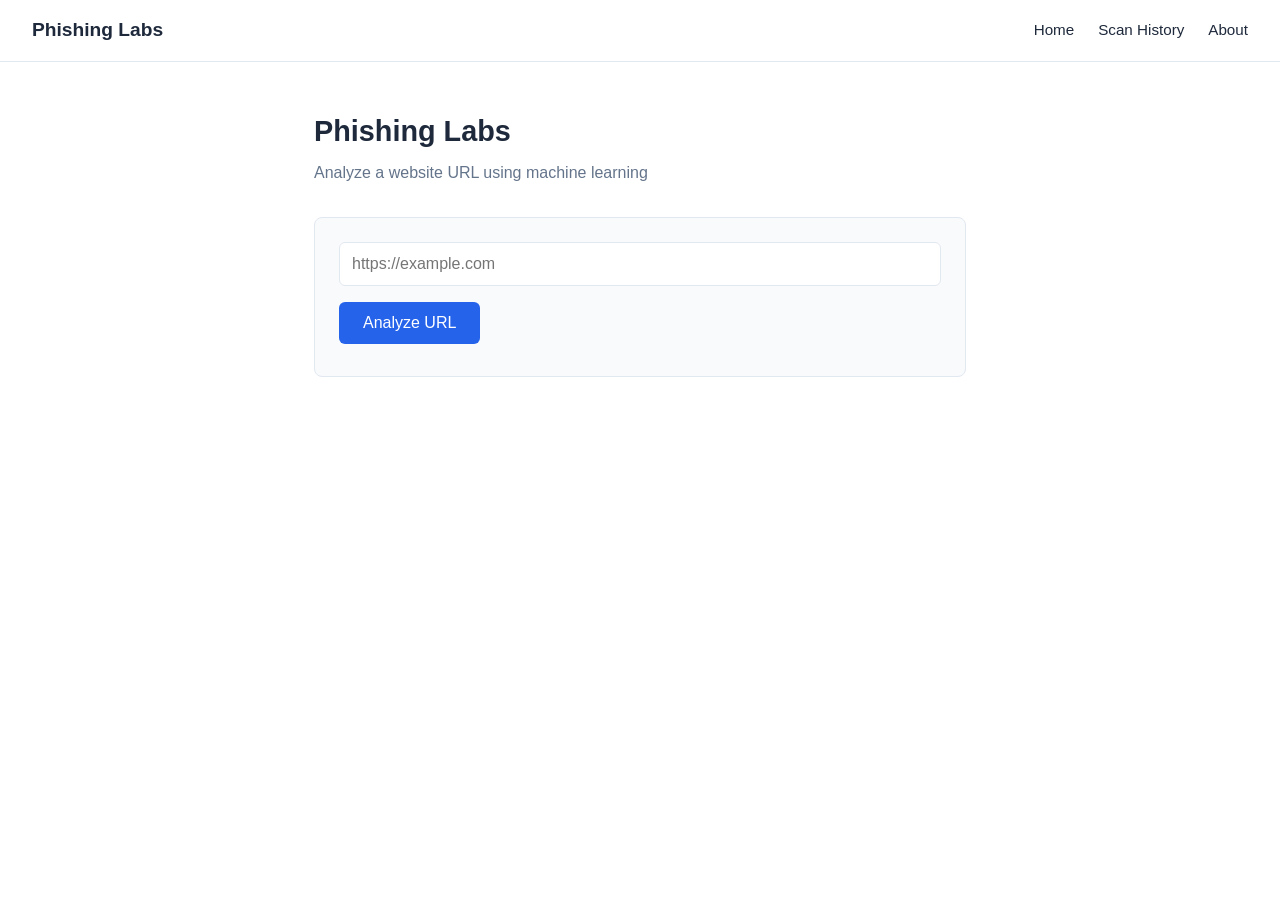
<file: frontend/index.html>
<!DOCTYPE html>
<html lang="en">
<head>
  <meta charset="UTF-8">
  <title>Phishing Labs</title>
  <link rel="stylesheet" href="style.css">
</head>
<body>
  <nav>
    <div class="brand">Phishing Labs</div>
    <a href="index.html">Home</a>
    <a href="history.html">Scan History</a>
    <a href="about.html">About</a>
  </nav>

  <main>
    <h1>Phishing Labs</h1>
    <p class="subtitle">Analyze a website URL using machine learning</p>

    <div class="card">
      <form id="scan-form">
        <input type="text" id="url-input" placeholder="https://example.com" required>
        <button type="submit">Analyze URL</button>
      </form>
      <p id="scan-error" class="error"></p>
    </div>
  </main>

  <script src="script.js"></script>
</body>
</html>
</file>
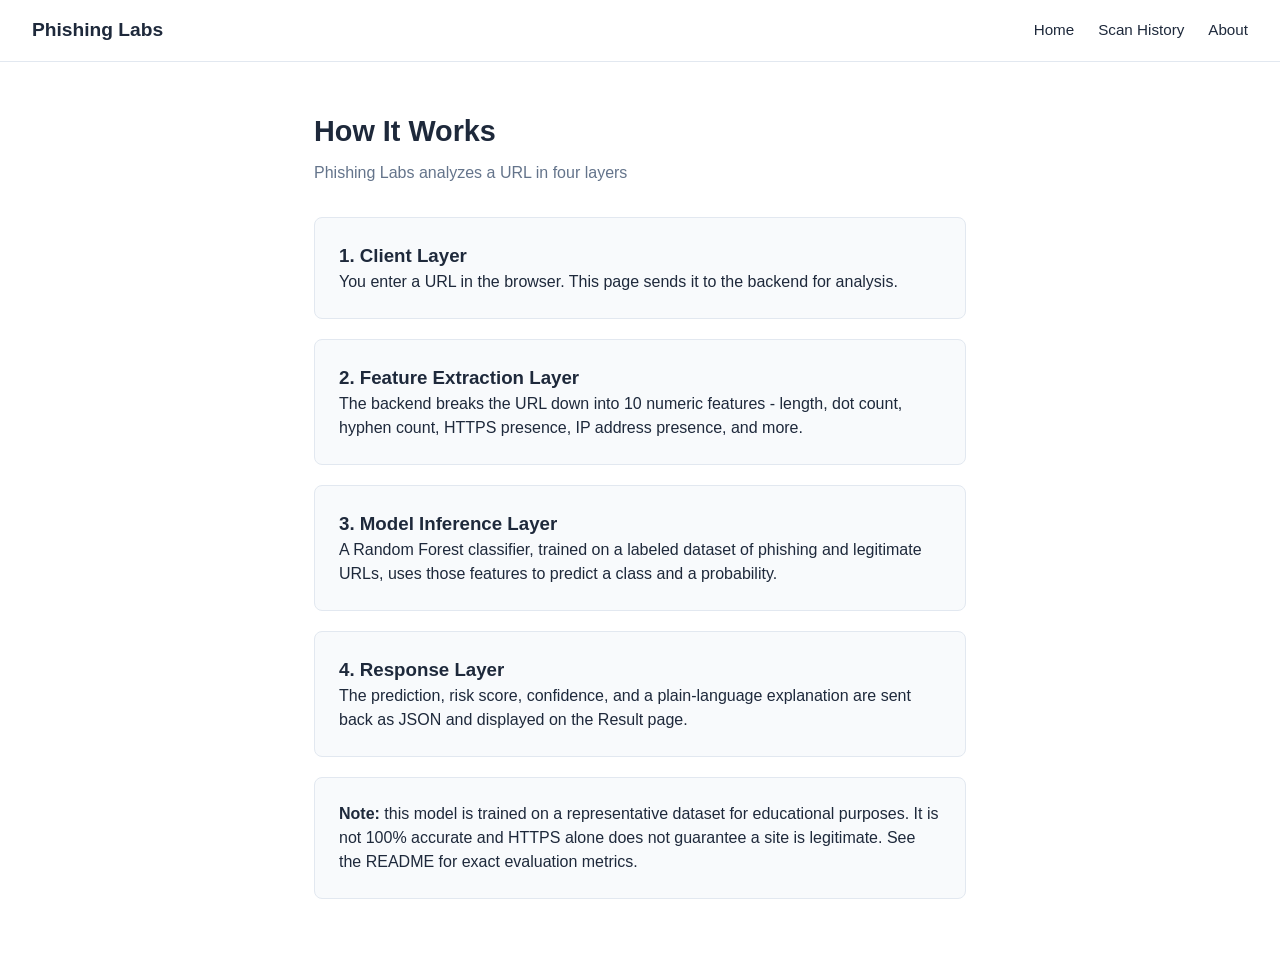
<file: frontend/about.html>
<!DOCTYPE html>
<html lang="en">
<head>
  <meta charset="UTF-8">
  <title>About - Phishing Labs</title>
  <link rel="stylesheet" href="style.css">
</head>
<body>
  <nav>
    <div class="brand">Phishing Labs</div>
    <a href="index.html">Home</a>
    <a href="history.html">Scan History</a>
    <a href="about.html">About</a>
  </nav>

  <main>
    <h1>How It Works</h1>
    <p class="subtitle">Phishing Labs analyzes a URL in four layers</p>

    <div class="card">
      <h3>1. Client Layer</h3>
      <p>You enter a URL in the browser. This page sends it to the backend for analysis.</p>
    </div>

    <div class="card">
      <h3>2. Feature Extraction Layer</h3>
      <p>The backend breaks the URL down into 10 numeric features - length, dot count, hyphen count, HTTPS presence, IP address presence, and more.</p>
    </div>

    <div class="card">
      <h3>3. Model Inference Layer</h3>
      <p>A Random Forest classifier, trained on a labeled dataset of phishing and legitimate URLs, uses those features to predict a class and a probability.</p>
    </div>

    <div class="card">
      <h3>4. Response Layer</h3>
      <p>The prediction, risk score, confidence, and a plain-language explanation are sent back as JSON and displayed on the Result page.</p>
    </div>

    <div class="card">
      <p><strong>Note:</strong> this model is trained on a representative dataset for educational purposes. It is not 100% accurate and HTTPS alone does not guarantee a site is legitimate. See the README for exact evaluation metrics.</p>
    </div>
  </main>

  <script src="script.js"></script>
</body>
</html>
</file>
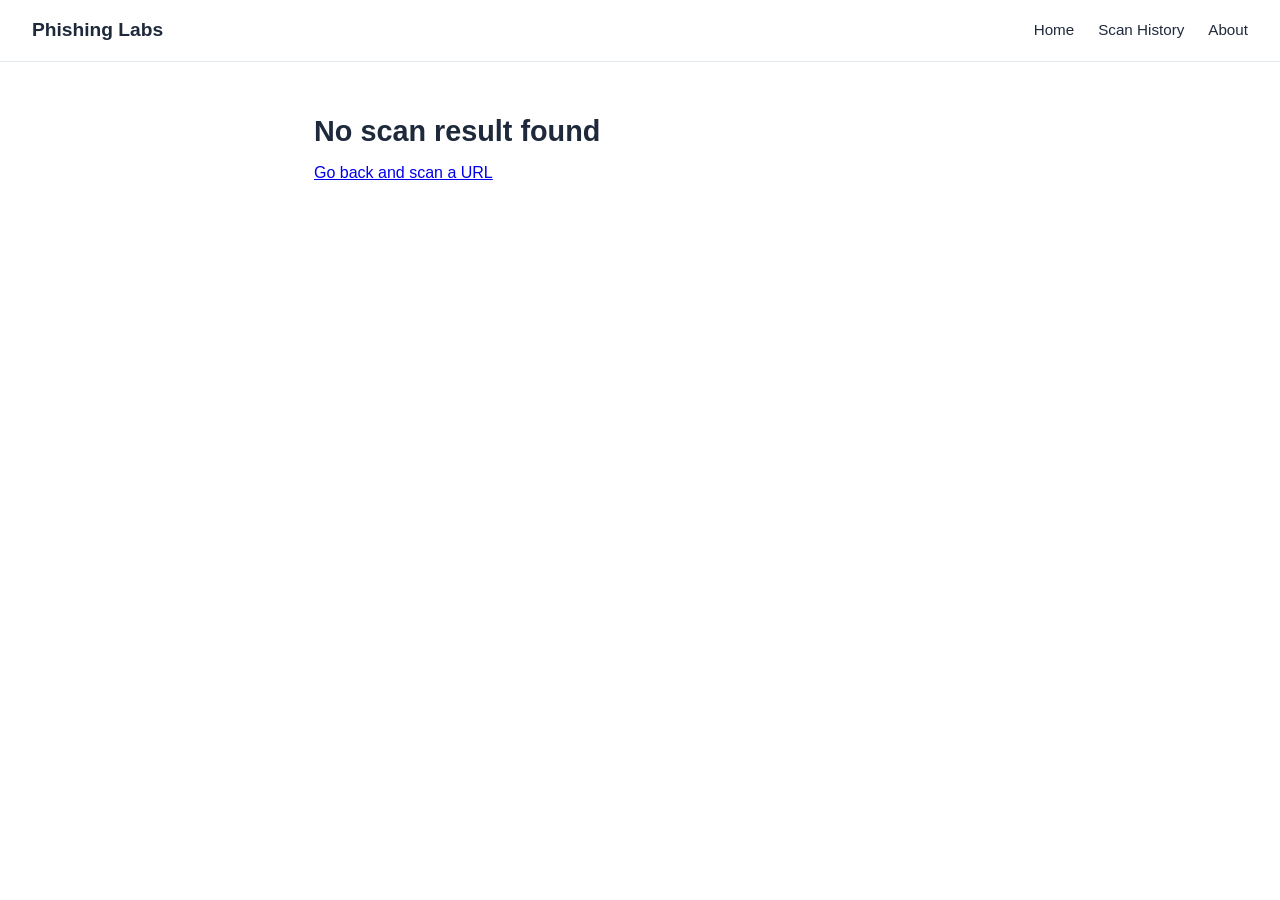
<file: frontend/result.html>
<!DOCTYPE html>
<html lang="en">
<head>
  <meta charset="UTF-8">
  <title>Result - Phishing Labs</title>
  <link rel="stylesheet" href="style.css">
</head>
<body>
  <nav>
    <div class="brand">Phishing Labs</div>
    <a href="index.html">Home</a>
    <a href="history.html">Scan History</a>
    <a href="about.html">About</a>
  </nav>

  <main>
    <h1>Scan Result</h1>
    <p class="subtitle" id="result-url"></p>

    <div class="card">
      <div id="prediction-text" class="prediction">-</div>
      <div class="metric-row"><span>Risk Score</span><span id="risk-score">-</span></div>
      <div class="metric-row"><span>Confidence</span><span id="confidence">-</span></div>
    </div>

    <div class="card">
      <h3>Feature Analysis</h3>
      <div class="metric-row"><span>URL Length</span><span id="f-url-length">-</span></div>
      <div class="metric-row"><span>HTTPS</span><span id="f-https">-</span></div>
      <div class="metric-row"><span>IP Address</span><span id="f-ip">-</span></div>
      <div class="metric-row"><span>Number of Dots</span><span id="f-dots">-</span></div>
      <div class="metric-row"><span>Number of Hyphens</span><span id="f-hyphens">-</span></div>
      <div class="metric-row"><span>Special Characters</span><span id="f-special">-</span></div>
      <div class="metric-row"><span>Subdomains</span><span id="f-subdomains">-</span></div>
    </div>

    <div class="card">
      <h3>Basic Explanation</h3>
      <ul class="reasons" id="reasons-list"></ul>
    </div>
  </main>

  <script src="script.js"></script>
</body>
</html>
</file>
<file: frontend/style.css>
:root {
  --bg: #ffffff;
  --text: #1e293b;
  --muted: #64748b;
  --accent: #2563eb;
  --accent-dark: #1d4ed8;
  --card-bg: #f8fafc;
  --border: #e2e8f0;
  --danger: #dc2626;
  --safe: #16a34a;
}

* { box-sizing: border-box; margin: 0; padding: 0; }

body {
  font-family: Arial, Helvetica, sans-serif;
  background: var(--bg);
  color: var(--text);
  line-height: 1.5;
}

nav {
  display: flex;
  align-items: center;
  gap: 24px;
  padding: 16px 32px;
  border-bottom: 1px solid var(--border);
}

nav .brand {
  font-weight: bold;
  font-size: 1.2rem;
  margin-right: auto;
}

nav a {
  color: var(--text);
  text-decoration: none;
  font-size: 0.95rem;
}

nav a:hover { color: var(--accent); }

main {
  max-width: 700px;
  margin: 0 auto;
  padding: 48px 24px;
}

h1 { font-size: 1.8rem; margin-bottom: 8px; }
.subtitle { color: var(--muted); margin-bottom: 32px; }

.card {
  background: var(--card-bg);
  border: 1px solid var(--border);
  border-radius: 8px;
  padding: 24px;
  margin-bottom: 20px;
}

input[type="text"] {
  width: 100%;
  padding: 12px;
  border: 1px solid var(--border);
  border-radius: 6px;
  font-size: 1rem;
  margin-bottom: 16px;
}

button {
  background: var(--accent);
  color: #fff;
  border: none;
  padding: 12px 24px;
  border-radius: 6px;
  font-size: 1rem;
  cursor: pointer;
}

button:hover { background: var(--accent-dark); }
button:disabled { opacity: 0.6; cursor: default; }

.prediction {
  font-size: 1.5rem;
  font-weight: bold;
  margin-bottom: 8px;
}

.prediction.phishing { color: var(--danger); }
.prediction.legitimate { color: var(--safe); }

.metric-row {
  display: flex;
  justify-content: space-between;
  padding: 8px 0;
  border-bottom: 1px solid var(--border);
}

.metric-row:last-child { border-bottom: none; }

ul.reasons { list-style: disc; margin-left: 20px; margin-top: 8px; }

table {
  width: 100%;
  border-collapse: collapse;
}

th, td {
  text-align: left;
  padding: 10px;
  border-bottom: 1px solid var(--border);
  font-size: 0.9rem;
}

th { color: var(--muted); font-weight: normal; }

.error { color: var(--danger); margin-top: 8px; }
</file>
